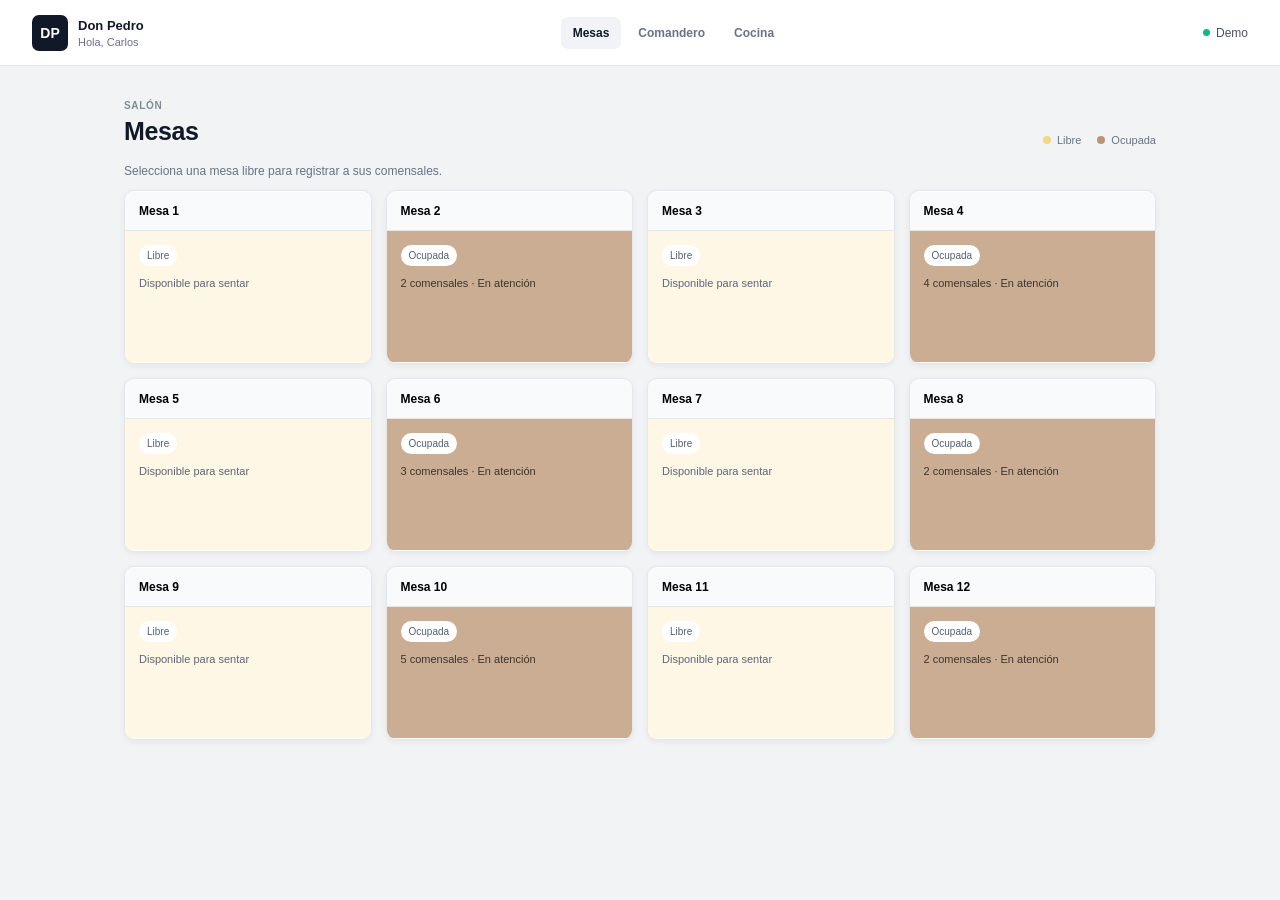
<file: index.html>
<!doctype html>
<html lang="es">
<head>
  <meta charset="utf-8">
  <meta name="viewport" content="width=device-width, initial-scale=1">
  <title>Mesas | Don Pedro</title>
  <link rel="stylesheet" href="estilos.css">
  <script src="app.js" defer></script>
</head>
<body id="vista_mesas">
  <header class="barra-superior">
    <a class="marca" href="index.html">
      <span class="marca-logo">DP</span>
      <span><strong>Don Pedro</strong><small>Hola, Carlos</small></span>
    </a>
    <nav class="navegacion">
      <a href="index.html" class="activo">Mesas</a>
      <a href="mozo.html">Comandero</a>
      <a href="cocina.html">Cocina</a>
    </nav>
    <span class="indicador"><span></span> Demo</span>
  </header>

  <main class="pagina pagina-mesas">
    <div class="encabezado-seccion">
      <div>
        <p class="sobretexto">Salón</p>
        <h1>Mesas</h1>
      </div>
      <div class="leyenda">
        <span><i class="punto-libre"></i> Libre</span>
        <span><i class="punto-ocupada"></i> Ocupada</span>
      </div>
    </div>

    <p class="introduccion">Selecciona una mesa libre para registrar a sus comensales.</p>
    <div id="lista-mesas" class="cuadricula-mesas"></div>

    <section id="panel-mesa" class="panel-formulario" hidden>
      <div class="panel-encabezado">
        <div>
          <p class="sobretexto">Nueva atención</p>
          <h2 id="titulo-mesa">Abrir mesa</h2>
        </div>
        <button class="boton-cerrar" id="cerrar-mesa" type="button">×</button>
      </div>
      <form id="formulario-mesa" novalidate>
        <label for="comensales">Cantidad de comensales</label>
        <input id="comensales" type="number" min="1" max="20" placeholder="Ej. 2">
        <p id="error-comensales" class="error"></p>
        <button class="boton boton-oscuro" type="submit">Abrir mesa</button>
      </form>
    </section>
    <p id="mensaje-mesas" class="mensaje-texto"></p>
    <p id="estado-guardado" class="mensaje-texto"></p>
  </main>
</body>
</html>
</file>
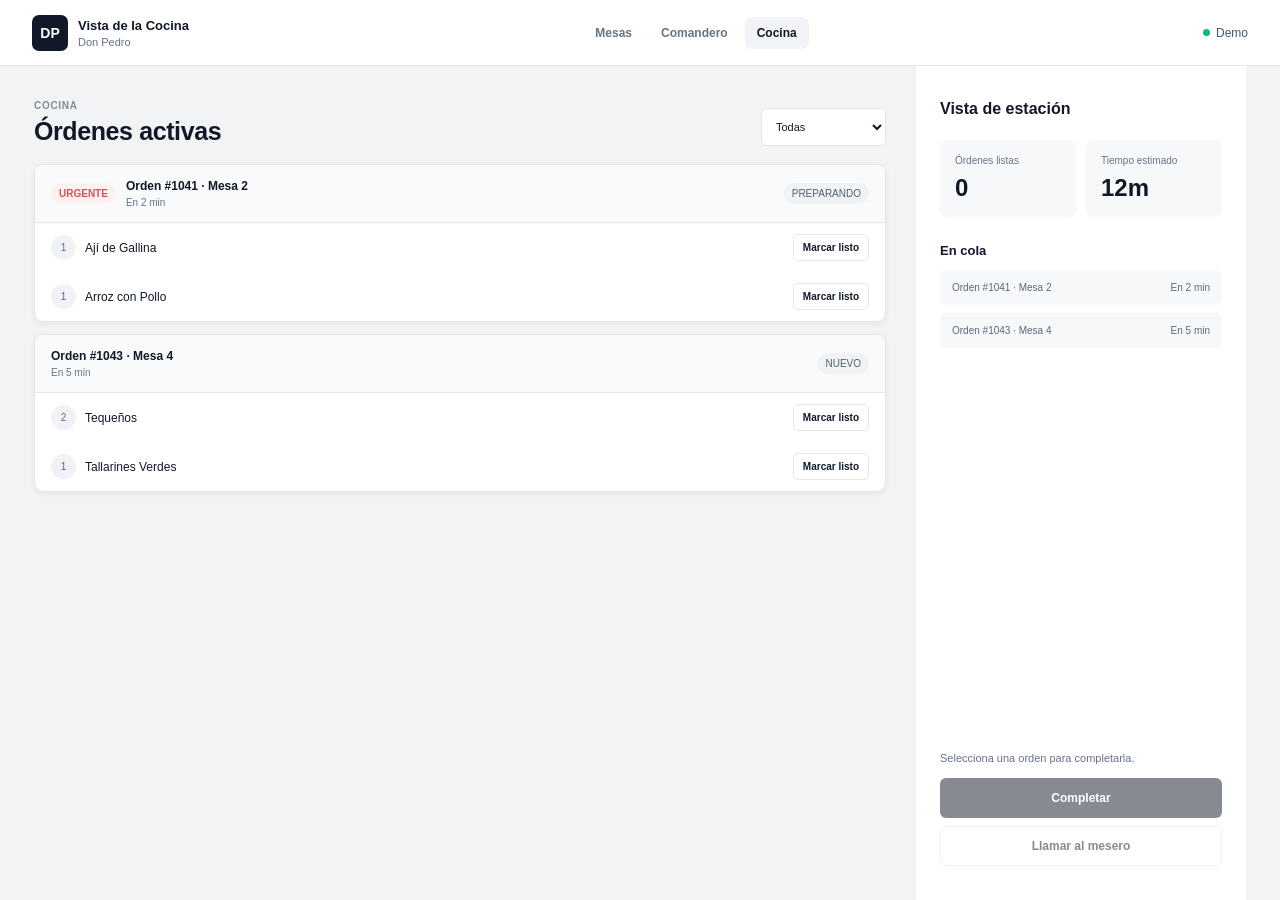
<file: cocina.html>
<!doctype html>
<html lang="es">
<head>
  <meta charset="utf-8">
  <meta name="viewport" content="width=device-width, initial-scale=1">
  <title>Cocina | Don Pedro</title>
  <link rel="stylesheet" href="estilos.css">
  <script src="app.js" defer></script>
</head>
<body id="vista_cocina">
  <header class="barra-superior">
    <a class="marca" href="index.html">
      <span class="marca-logo">DP</span>
      <span><strong>Vista de la Cocina</strong><small>Don Pedro</small></span>
    </a>
    <nav class="navegacion">
      <a href="index.html">Mesas</a>
      <a href="mozo.html">Comandero</a>
      <a href="cocina.html" class="activo">Cocina</a>
    </nav>
    <span class="indicador"><span></span> Demo</span>
  </header>

  <main class="pagina pagina-cocina">
    <div class="distribucion-cocina">
      <section class="ordenes">
        <div class="encabezado-seccion">
          <div><p class="sobretexto">Cocina</p><h1>Órdenes activas</h1></div>
          <div class="filtro">
            <select id="filtro-orden">
              <option value="Todas">Todas</option>
              <option value="Nuevo">Nuevas</option>
              <option value="Preparando">Preparando</option>
              <option value="Listo">Listas</option>
            </select>
          </div>
        </div>
        <div id="ordenes-cocina" class="lista-ordenes"></div>
        <p id="mensaje-cocina" class="mensaje-texto"></p>
        <p id="estado-guardado" class="mensaje-texto"></p>
      </section>

      <aside class="estacion">
        <h2>Vista de estación</h2>
        <div class="indicadores-estacion">
          <div><span>Órdenes listas</span><strong id="ordenes-listas">0</strong></div>
          <div><span>Tiempo estimado</span><strong id="tiempo-estimado">0m</strong></div>
        </div>
        <h3>En cola</h3>
        <div id="cola-cocina" class="cola"></div>
        <div class="acciones-estacion">
          <p id="orden-seleccionada">Selecciona una orden para completarla.</p>
          <button id="completar-orden" class="boton boton-oscuro boton-ancho" type="button" disabled>Completar</button>
          <button class="boton boton-claro boton-ancho" type="button" disabled>Llamar al mesero</button>
        </div>
      </aside>
    </div>
  </main>
</body>
</html>
</file>
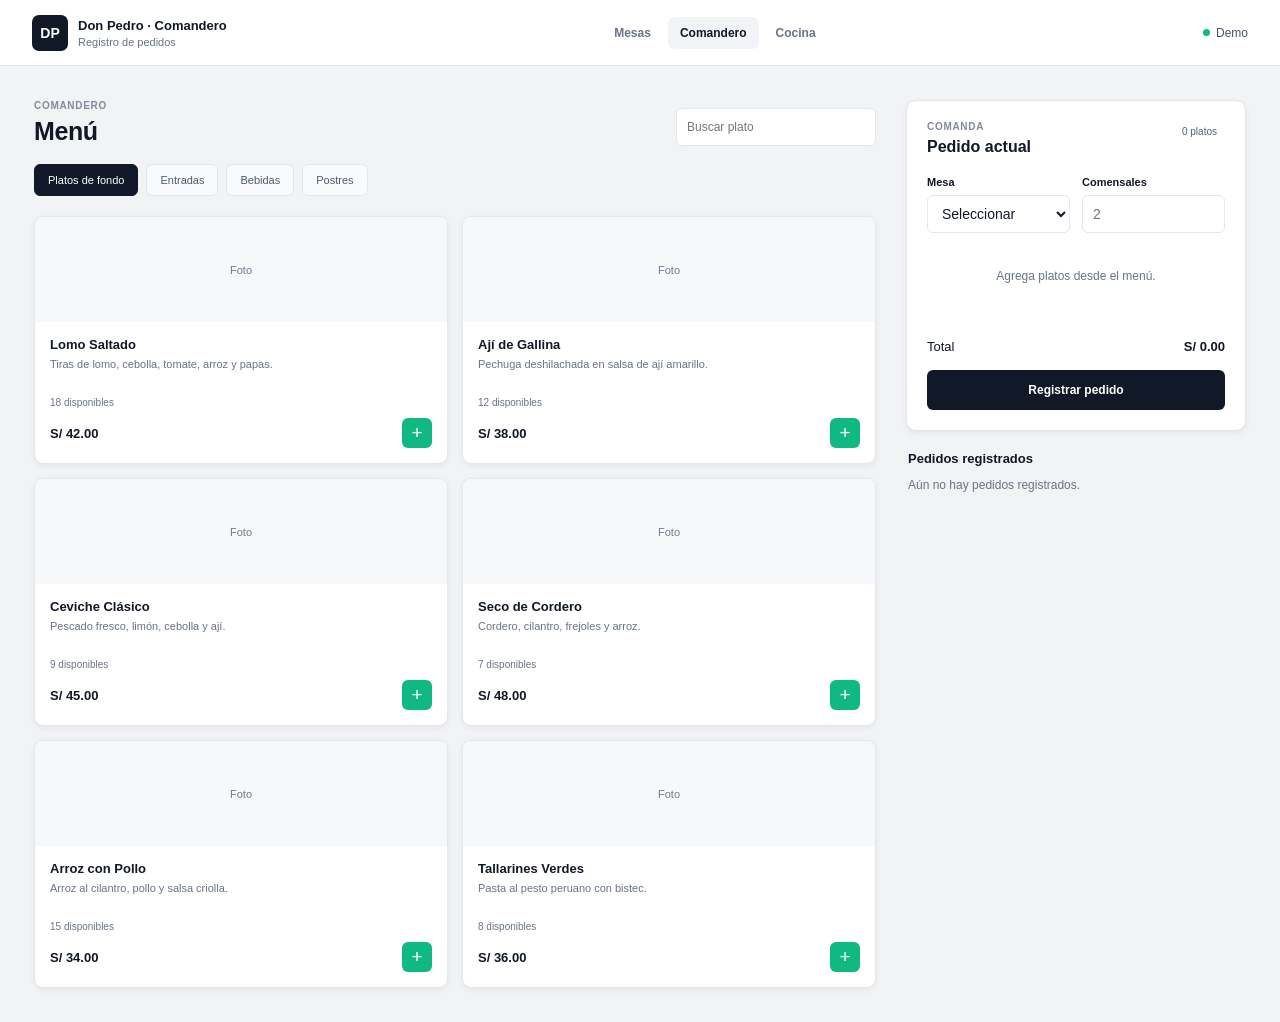
<file: mozo.html>
<!doctype html>
<html lang="es">
<head>
  <meta charset="utf-8">
  <meta name="viewport" content="width=device-width, initial-scale=1">
  <title>Comandero | Don Pedro</title>
  <link rel="stylesheet" href="estilos.css">
  <script src="app.js" defer></script>
</head>
<body id="vista_mozo">
  <header class="barra-superior">
    <a class="marca" href="index.html">
      <span class="marca-logo">DP</span>
      <span><strong>Don Pedro · Comandero</strong><small>Registro de pedidos</small></span>
    </a>
    <nav class="navegacion">
      <a href="index.html">Mesas</a>
      <a href="mozo.html" class="activo">Comandero</a>
      <a href="cocina.html">Cocina</a>
    </nav>
    <span class="indicador"><span></span> Demo</span>
  </header>

  <main class="pagina pagina-comandero">
    <div class="distribucion-menu">
      <section>
        <div class="encabezado-seccion">
          <div><p class="sobretexto">Comandero</p><h1>Menú</h1></div>
          <div class="buscador">
            <input id="buscar-producto" type="search" placeholder="Buscar plato">
          </div>
        </div>
        <div class="categorias">
          <button class="pestana activa" type="button" data-cat="Platos de fondo">Platos de fondo</button>
          <button class="pestana" type="button" data-cat="Entradas">Entradas</button>
          <button class="pestana" type="button" data-cat="Bebidas">Bebidas</button>
          <button class="pestana" type="button" data-cat="Postres">Postres</button>
        </div>
        <div id="lista-productos" class="cuadricula-productos"></div>
        <p id="sin-productos" class="mensaje-vacio" hidden>No se encontraron productos.</p>
      </section>

      <aside class="columna-pedido">
        <div id="mensaje-exito" class="aviso-exito" hidden>
          <span class="icono-exito">✓</span>
          <div><strong>¡Pedido registrado!</strong><p id="detalle-exito"></p></div>
        </div>
        <section class="panel-blanco">
          <div class="panel-encabezado">
            <div><p class="sobretexto">Comanda</p><h2>Pedido actual</h2></div>
            <span id="cantidad-productos" class="insignia">0 platos</span>
          </div>
          <form id="formulario-pedido" novalidate>
            <div class="campos-pedido">
              <div>
                <label for="mesa-pedido">Mesa</label>
                <select id="mesa-pedido">
                  <option value="">Seleccionar</option>
                  <option value="1">Mesa 1</option><option value="2">Mesa 2</option>
                  <option value="3">Mesa 3</option><option value="4">Mesa 4</option>
                  <option value="5">Mesa 5</option><option value="6">Mesa 6</option>
                  <option value="7">Mesa 7</option><option value="8">Mesa 8</option>
                  <option value="9">Mesa 9</option><option value="10">Mesa 10</option>
                  <option value="11">Mesa 11</option><option value="12">Mesa 12</option>
                </select>
              </div>
              <div>
                <label for="personas-pedido">Comensales</label>
                <input id="personas-pedido" type="number" min="1" max="20" placeholder="2">
              </div>
            </div>
            <div id="carrito" class="lista-carrito"></div>
            <p id="error-pedido" class="error"></p>
            <div class="total-pedido"><span>Total</span><strong id="total-pedido">S/ 0.00</strong></div>
            <button class="boton boton-oscuro boton-ancho" type="submit">Registrar pedido</button>
          </form>
        </section>
        <section class="panel-registros">
          <h2>Pedidos registrados</h2>
          <div id="pedidos-registrados"></div>
        </section>
        <p id="estado-guardado" class="mensaje-texto"></p>
      </aside>
    </div>
  </main>
</body>
</html>
</file>
<file: estilos.css>
* { box-sizing: border-box; }
body {
  margin: 0;
  background: #f2f3f5;
  color: #111827;
  font-family: Arial, Helvetica, sans-serif;
  font-size: 14px;
}
button, input, select { font: inherit; }
button { cursor: pointer; }
button:disabled { cursor: not-allowed; opacity: 0.5; }
button:focus-visible, a:focus-visible, input:focus-visible, select:focus-visible {
  outline: 3px solid #86c8ff;
  outline-offset: 2px;
}
[hidden] { display: none !important; }
.barra-superior {
  min-height: 66px;
  display: flex;
  align-items: center;
  gap: 30px;
  padding: 12px 32px;
  background: #ffffff;
  border-bottom: 1px solid #e3e6ea;
}
.marca {
  display: flex;
  align-items: center;
  gap: 10px;
  color: inherit;
  text-decoration: none;
  white-space: nowrap;
}
.marca-logo {
  display: grid;
  place-items: center;
  width: 36px;
  height: 36px;
  border-radius: 7px;
  background: #111827;
  color: white;
  font-weight: bold;
}
.marca strong, .marca small { display: block; }
.marca strong { font-size: 13px; }
.marca small { margin-top: 3px; color: #687386; font-size: 11px; }
.navegacion { display: flex; gap: 5px; margin: 0 auto; }
.navegacion a {
  padding: 9px 12px;
  border-radius: 7px;
  color: #687386;
  text-decoration: none;
  font-size: 12px;
  font-weight: bold;
}
.navegacion a:hover, .navegacion a.activo {
  background: #f1f3f6;
  color: #111827;
}
.indicador { display: flex; align-items: center; gap: 6px; color: #485467; font-size: 12px; }
.indicador span { width: 7px; height: 7px; border-radius: 50%; background: #10b981; }
.pagina { padding: 34px; }
.encabezado-seccion {
  display: flex;
  align-items: end;
  justify-content: space-between;
  gap: 18px;
  margin-bottom: 18px;
}
h1, h2, h3, p { margin-top: 0; }
h1 { margin-bottom: 0; font-size: 25px; letter-spacing: -0.4px; }
h2 { margin-bottom: 0; font-size: 16px; }
h3 { font-size: 13px; }
.sobretexto {
  margin-bottom: 6px;
  color: #818b9a;
  font-size: 10px;
  font-weight: bold;
  letter-spacing: 0.7px;
  text-transform: uppercase;
}
.introduccion, .mensaje-vacio, .mensaje-texto { color: #687386; font-size: 12px; }
.mensaje-texto { margin: 16px 0 0; }
.error { min-height: 18px; margin: 8px 0; color: #c73f45; font-size: 12px; }
.boton {
  min-height: 40px;
  padding: 9px 15px;
  border: 1px solid transparent;
  border-radius: 6px;
  font-weight: bold;
  font-size: 12px;
}
.boton-oscuro { background: #111827; color: white; }
.boton-oscuro:not(:disabled):hover { background: #28344a; }
.boton-claro { border-color: #e3e6ea; background: white; color: #111827; }
.boton-ancho { width: 100%; }
.insignia {
  display: inline-flex;
  align-items: center;
  width: fit-content;
  padding: 5px 8px;
  border-radius: 20px;
  background: white;
  color: #536071;
  font-size: 10px;
}
label { display: block; font-size: 11px; font-weight: bold; }
input, select {
  width: 100%;
  min-height: 38px;
  padding: 8px 10px;
  border: 1px solid #e3e6ea;
  border-radius: 6px;
  background: white;
  color: #111827;
}
.pagina-mesas { max-width: 1100px; margin: 0 auto; }
.leyenda { display: flex; gap: 16px; color: #687386; font-size: 11px; }
.leyenda span { display: flex; align-items: center; gap: 6px; }
.leyenda i { width: 8px; height: 8px; border-radius: 50%; }
.punto-libre { background: #f5d686; }
.punto-ocupada { background: #bd9575; }
.cuadricula-mesas { display: grid; grid-template-columns: repeat(4, 1fr); gap: 14px; }
.mesa {
  overflow: hidden;
  min-height: 174px;
  padding: 0;
  border: 1px solid #e3e6ea;
  border-radius: 10px;
  background: white;
  text-align: left;
  box-shadow: 0 2px 6px rgba(17, 24, 39, 0.06);
}
.mesa:hover { border-color: #b6bdc7; }
.mesa-encabezado {
  display: block;
  padding: 12px 14px;
  border-bottom: 1px solid #e3e6ea;
  background: #f9fafb;
  font-size: 12px;
  font-weight: bold;
}
.mesa-contenido { display: block; min-height: 131px; padding: 14px; background: #fff7e5; }
.mesa.ocupada .mesa-contenido { background: #caad93; }
.mesa-contenido small { display: block; margin-top: 10px; color: #5c6677; font-size: 11px; line-height: 1.4; }
.mesa.ocupada .mesa-contenido small { color: #3c342d; }
.panel-formulario {
  max-width: 410px;
  margin-top: 22px;
  padding: 20px;
  border: 1px solid #e3e6ea;
  border-radius: 10px;
  background: white;
  box-shadow: 0 2px 6px rgba(17, 24, 39, 0.06);
}
.panel-formulario input { margin-top: 8px; }
.panel-encabezado { display: flex; align-items: start; justify-content: space-between; gap: 12px; margin-bottom: 20px; }
.boton-cerrar { border: 0; background: transparent; color: #687386; font-size: 22px; }
.pagina-comandero { max-width: 1440px; margin: 0 auto; }
.distribucion-menu { display: grid; grid-template-columns: minmax(0, 1fr) 340px; gap: 30px; align-items: start; }
.buscador { width: 200px; }
.buscador input { font-size: 12px; }
.categorias { display: flex; flex-wrap: wrap; gap: 8px; margin-bottom: 20px; }
.pestana {
  padding: 9px 13px;
  border: 1px solid #e3e6ea;
  border-radius: 6px;
  background: #f9fafb;
  color: #4f5b6d;
  font-size: 11px;
}
.pestana.activa { border-color: #111827; background: #111827; color: white; }
.cuadricula-productos { display: grid; grid-template-columns: repeat(2, minmax(0, 1fr)); gap: 14px; }
.producto {
  overflow: hidden;
  border: 1px solid #e3e6ea;
  border-radius: 9px;
  background: white;
  box-shadow: 0 2px 6px rgba(17, 24, 39, 0.06);
}
.producto-foto {
  display: grid;
  min-height: 105px;
  place-items: center;
  background: #f7f8f9;
  color: #6f7b8b;
  font-size: 11px;
}
.producto-info { padding: 15px; }
.producto-info h3 { margin: 0 0 5px; font-size: 13px; }
.producto-info p { min-height: 32px; margin-bottom: 13px; color: #687386; font-size: 11px; line-height: 1.45; }
.producto-stock { display: block; margin: -5px 0 10px; color: #687386; font-size: 10px; }
.producto-pie { display: flex; align-items: center; justify-content: space-between; }
.producto-precio { font-size: 13px; font-weight: bold; }
.boton-agregar {
  display: grid;
  width: 30px;
  height: 30px;
  place-items: center;
  border: 0;
  border-radius: 6px;
  background: #10b981;
  color: white;
  font-size: 19px;
}
.boton-agregar:hover { background: #059b72; }
.columna-pedido { display: grid; gap: 16px; }
.panel-blanco, .aviso-exito {
  padding: 20px;
  border: 1px solid #e3e6ea;
  border-radius: 10px;
  background: white;
  box-shadow: 0 2px 6px rgba(17, 24, 39, 0.06);
}
.aviso-exito { display: flex; gap: 12px; align-items: start; }
.aviso-exito strong { font-size: 13px; }
.aviso-exito p { margin: 6px 0 0; color: #687386; font-size: 11px; line-height: 1.5; }
.icono-exito { display: grid; width: 30px; height: 30px; place-items: center; border-radius: 50%; background: #10b981; color: white; font-weight: bold; }
.campos-pedido { display: grid; grid-template-columns: 1fr 1fr; gap: 12px; }
.campos-pedido input, .campos-pedido select { margin-top: 7px; }
.lista-carrito { margin-top: 18px; }
.carrito-vacio { margin: 0; padding: 18px 0; color: #687386; text-align: center; font-size: 12px; }
.linea-carrito { display: flex; justify-content: space-between; align-items: center; gap: 10px; padding: 10px 0; border-bottom: 1px solid #edf0f2; }
.linea-carrito strong, .linea-carrito small { display: block; }
.linea-carrito strong { font-size: 12px; }
.linea-carrito small { margin-top: 4px; color: #687386; font-size: 11px; }
.quitar-producto { border: 0; background: transparent; color: #b3434b; font-size: 11px; }
.total-pedido { display: flex; justify-content: space-between; margin: 12px 0 16px; font-size: 13px; }
.panel-registros { padding: 4px 2px; }
.panel-registros h2 { margin-bottom: 12px; font-size: 13px; }
.registro-pedido { padding: 10px 12px; margin-bottom: 7px; border-radius: 6px; background: #e8eaee; font-size: 11px; }
.registro-pedido strong, .registro-pedido span { display: block; }
.registro-pedido span { margin-top: 5px; color: #687386; }
.acciones-pedido { display: flex; gap: 6px; margin-top: 8px; }
.acciones-pedido .boton-pequeno { font-size: 10px; }
.pagina-cocina { max-width: 1440px; margin: 0 auto; padding-top: 0; padding-bottom: 0; }
.distribucion-cocina { display: grid; grid-template-columns: minmax(0, 1fr) 330px; gap: 30px; min-height: calc(100vh - 66px); }
.ordenes { padding-top: 34px; padding-bottom: 34px; }
.filtro { min-width: 125px; }
.filtro select { font-size: 11px; }
.lista-ordenes { display: grid; gap: 12px; }
.orden { overflow: hidden; border: 1px solid #e3e6ea; border-radius: 9px; background: white; box-shadow: 0 2px 6px rgba(17, 24, 39, 0.06); }
.orden.seleccionada { border-color: #8795aa; }
.orden-cabecera {
  width: 100%;
  display: flex;
  justify-content: space-between;
  align-items: center;
  gap: 12px;
  padding: 14px 16px;
  border: 0;
  border-bottom: 1px solid #e3e6ea;
  background: #f9fafb;
  color: #111827;
  text-align: left;
}
.orden-identidad { display: flex; align-items: center; gap: 10px; }
.orden-identidad strong, .orden-identidad small { display: block; }
.orden-identidad strong { font-size: 12px; }
.orden-identidad small { margin-top: 4px; color: #687386; font-size: 10px; }
.insignia-urgente { background: #fff1f1; color: #df4e56; font-weight: bold; }
.insignia-estado { background: #f0f2f4; font-size: 10px; text-transform: uppercase; }
.plato-fila { display: flex; justify-content: space-between; align-items: center; gap: 10px; padding: 11px 16px; }
.plato-dato { display: flex; align-items: center; gap: 9px; font-size: 12px; }
.plato-cantidad { display: grid; width: 25px; height: 25px; place-items: center; border-radius: 50%; background: #f0f2f5; color: #5f6978; font-size: 10px; }
.plato-listo { color: #82908e; text-decoration: line-through; }
.boton-pequeno { padding: 7px 9px; border: 1px solid #e3e6ea; border-radius: 5px; background: white; color: #111827; font-size: 10px; font-weight: bold; }
.estacion { display: flex; flex-direction: column; padding: 34px 24px; background: white; }
.estacion h2 { margin-bottom: 22px; }
.estacion h3 { margin: 26px 0 12px; }
.indicadores-estacion { display: grid; grid-template-columns: 1fr 1fr; gap: 10px; }
.indicadores-estacion div { padding: 15px; border-radius: 7px; background: #f7f8fa; }
.indicadores-estacion span, .indicadores-estacion strong { display: block; }
.indicadores-estacion span { color: #687386; font-size: 10px; }
.indicadores-estacion strong { margin-top: 8px; font-size: 24px; }
.cola { display: grid; gap: 8px; }
.elemento-cola { display: flex; justify-content: space-between; gap: 8px; padding: 12px; border-radius: 6px; background: #f7f8fa; color: #5b687a; font-size: 10px; }
.acciones-estacion { display: grid; gap: 8px; margin-top: auto; padding-top: 30px; }
.acciones-estacion p { margin-bottom: 4px; color: #687386; font-size: 11px; line-height: 1.5; }
@media (max-width: 850px) {
  .barra-superior { flex-wrap: wrap; gap: 12px; padding: 12px 20px; }
  .navegacion { order: 3; width: 100%; justify-content: center; }
  .indicador { margin-left: auto; }
  .pagina { padding: 26px 20px; }
  .cuadricula-mesas { grid-template-columns: repeat(3, 1fr); }
  .distribucion-menu { grid-template-columns: 1fr; }
  .columna-pedido { max-width: 600px; }
  .distribucion-cocina { grid-template-columns: 1fr; min-height: auto; gap: 0; }
  .pagina-cocina { padding-top: 0; }
  .estacion { padding: 24px; border: 1px solid #e3e6ea; border-radius: 9px; }
  .acciones-estacion { padding-top: 24px; }
}
@media (max-width: 520px) {
  .cuadricula-mesas, .cuadricula-productos { grid-template-columns: repeat(2, minmax(0, 1fr)); gap: 10px; }
  .mesa { min-height: 155px; }
  .mesa-contenido { min-height: 112px; padding: 11px; }
  .mesa-encabezado { padding: 11px; }
  .buscador { width: 145px; }
  .producto-info { padding: 12px; }
  .producto-info p { min-height: 48px; }
  .leyenda { gap: 10px; }
}
</file>
